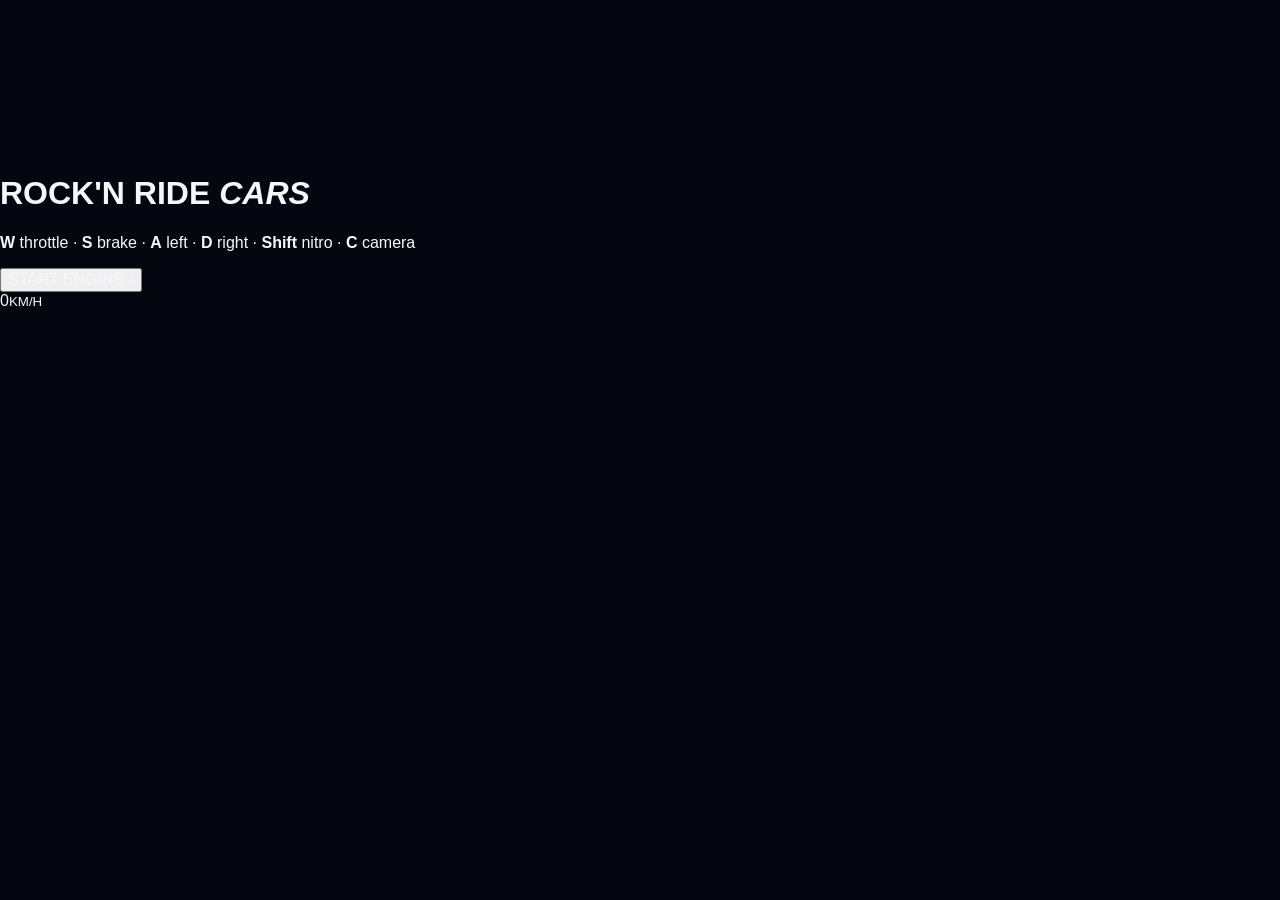
<file: index.html>
<!DOCTYPE html>
<html lang="en">
<head>
<meta charset="utf-8">
<meta name="viewport" content="width=device-width,initial-scale=1,user-scalable=no">
<title>Rock'n Ride Cars</title>
<link rel="icon" href="data:image/svg+xml,<svg xmlns=%22http://www.w3.org/2000/svg%22 viewBox=%220 0 100 100%22><text y=%22.9em%22 font-size=%2290%22>🏎️</text></svg>">
<link rel="stylesheet" href="styles.css">
<script type="importmap">
{"imports":{"three":"https://unpkg.com/three@0.185.0/build/three.module.js"}}
</script>
</head>
<body>
<canvas id="c"></canvas>
<div id="menu">
  <h1>ROCK'N RIDE <em>CARS</em></h1>
  <p><b>W</b> throttle · <b>S</b> brake · <b>A</b> left · <b>D</b> right · <b>Shift</b> nitro · <b>C</b> camera</p>
  <button id="start">START ENGINE ›</button>
</div>
<div id="hud"><div id="speed">0<small>KM/H</small></div></div>
<script type="module" src="js/main.js"></script>
</body>
</html></main>
<script type="module" src="js/main.js"></script>
</body>
</html>
</file>
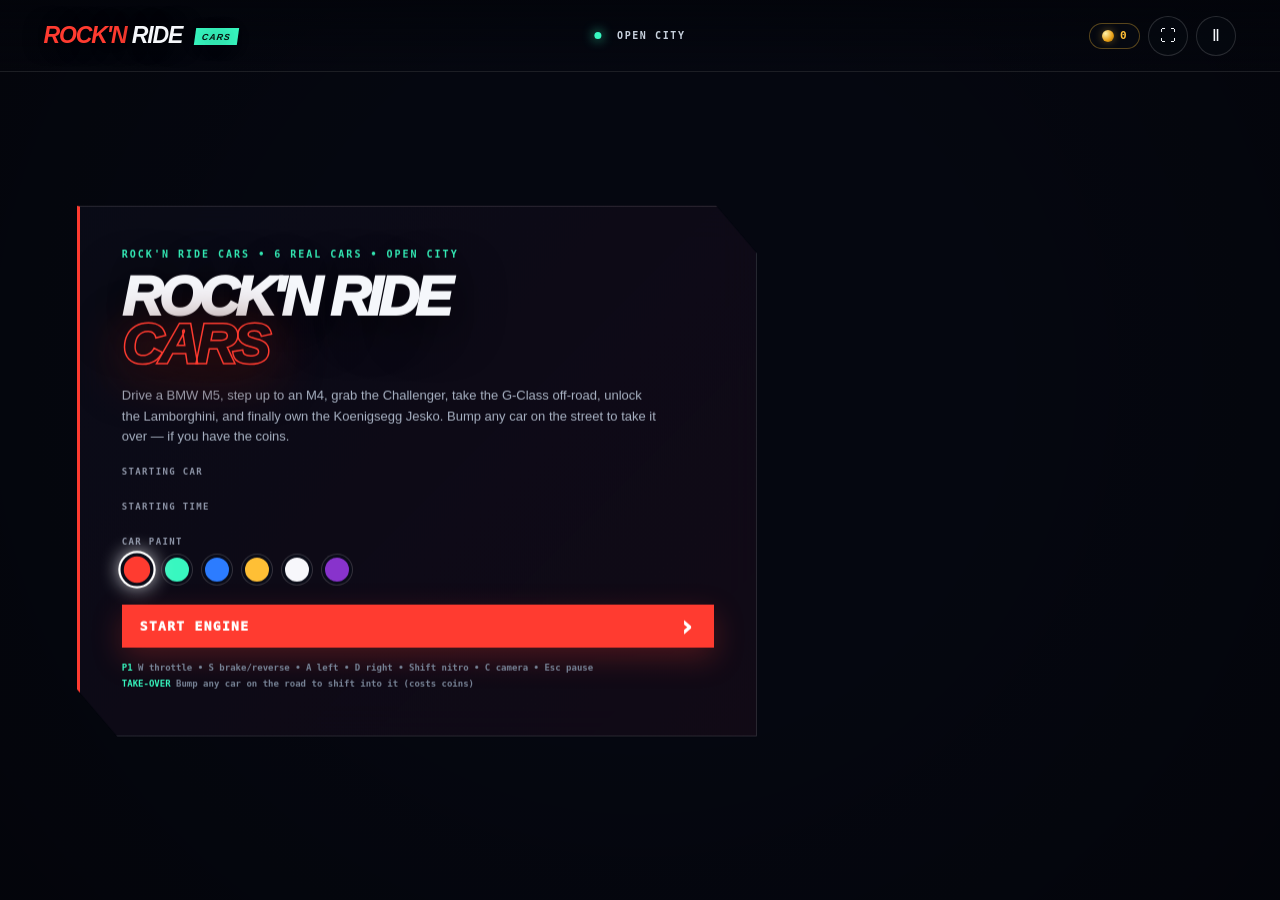
<file: deepseek_html_20260910_0acfd7.html>
<!DOCTYPE html>
<html lang="en">
<head>
  <meta charset="utf-8" />
  <meta name="viewport" content="width=device-width,initial-scale=1,maximum-scale=1,user-scalable=no" />
  <title>Rock'n Ride Cars</title>
  <link rel="stylesheet" href="styles.css" />
  <script type="importmap">
  { "imports": { "three": "https://unpkg.com/three@0.185.0/build/three.module.js" } }
  </script>
</head>
<body>
<main class="game-shell">
  <div class="game-canvas" id="canvas"></div>
  <header class="topbar">
    <div class="brand"><span>ROCK'N</span> RIDE <b>CARS</b></div>
    <div class="live-pill"><i></i> OPEN CITY</div>
    <div class="top-actions">
      <div class="coin-pill"><i></i><span id="coinCount">0</span></div>
      <button class="icon-button" id="fsBtn">⛶</button>
      <button class="icon-button" id="pauseBtn">Ⅱ</button>
    </div>
  </header>
  <section class="race-hud" id="hud" style="display:none">
    <div class="speed-block"><strong id="speedEl">0</strong><span>KM/H</span></div>
    <div class="gear-block"><small>GEAR</small><b id="gearEl">N</b></div>
    <div class="nitro-block"><span>NITRO</span><div><i id="nitroEl" style="width:100%"></i></div></div>
  </section>
  <section class="race-info" id="info" style="display:none">
    <span>SCORE <b id="scoreEl">0</b></span>
    <span>STUNT <b id="cpEl">0/20</b></span>
    <span>AIRBORNE <b id="airEl">0.0s</b></span>
    <span>BEST AIR <b id="bestAirEl">0.0s</b></span>
    <span>CAR <b id="carClassEl">BMW M5</b></span>
  </section>
  <div class="clock" id="clock" style="display:none"><small>TIME</small><span id="clockEl">12:00</span></div>
  <div class="airpop" id="airPop">+ AIR</div>
  <div class="swap-hint" id="swapHint"></div>
  <div class="touch-controls p1-controls" id="p1Ctl" style="display:none">
    <button data-key="a">◀</button><button data-key="d">▶</button>
  </div>
  <div class="touch-controls pedals" id="pedalCtl" style="display:none">
    <button data-key="shift" class="nitro-button">N₂O</button>
    <button data-key="s" class="brake-button">BRAKE</button>
    <button data-key="w" class="gas-button">ACC</button>
  </div>
  <section class="menu-card" id="menu">
    <p class="eyebrow">ROCK'N RIDE CARS • 6 REAL CARS • OPEN CITY</p>
    <h1>ROCK'N RIDE <em>CARS</em></h1>
    <p class="intro">Drive a BMW M5, step up to an M4, grab the Challenger, take the G-Class off-road, unlock the Lamborghini, and finally own the Koenigsegg Jesko. Bump any car on the street to take it over — if you have the coins.</p>
    <div class="setup-grid">
      <div class="setting"><label>STARTING CAR</label><div class="car-grid" id="carGrid"></div></div>
      <div class="setting"><label>STARTING TIME</label><div class="time-grid" id="timeGrid"></div></div>
      <div class="setting"><label>CAR PAINT</label><div class="paint-row" id="paintRow">
        <button data-color="#ff3b30" class="selected" style="background:#ff3b30"></button>
        <button data-color="#38f7c0" style="background:#38f7c0"></button>
        <button data-color="#2c7cff" style="background:#2c7cff"></button>
        <button data-color="#ffbf35" style="background:#ffbf35"></button>
        <button data-color="#f7f7fb" style="background:#f7f7fb"></button>
        <button data-color="#8833cc" style="background:#8833cc"></button>
      </div></div>
    </div>
    <button class="start-button" id="startBtn">START ENGINE <span>›</span></button>
    <div class="controls-help">
      <p><b>P1</b> W throttle • S brake/reverse • A left • D right • Shift nitro • C camera • Esc pause</p>
      <p><b>TAKE-OVER</b> Bump any car on the road to shift into it (costs coins)</p>
    </div>
  </section>
  <div class="scanlines"></div>
</main>
<script type="module" src="js/main.js"></script>
</body>
</html>
</file>
<file: styles.css>
:root{--ink:#f5f7fb;--muted:#a8b2c3;--line:#ffffff24;--mint:#38f7c0;--red:#ff3b30;--gold:#ffbf35}
*{box-sizing:border-box}
html,body{background:#050710;min-height:100%;margin:0;overflow:hidden}
body{color:var(--ink);font-family:Arial,Helvetica,sans-serif}
button{font:inherit;color:inherit}
.game-shell{user-select:none;touch-action:none;background:#050710;width:100vw;height:100dvh;position:relative;overflow:hidden}
.game-canvas,.game-canvas canvas{width:100%;height:100%;display:block;position:absolute;inset:0}
.game-shell:after{content:"";pointer-events:none;background:radial-gradient(circle at 50% 42%,#0000 40%,#00000055 100%);position:absolute;inset:0}
.scanlines{z-index:2;pointer-events:none;opacity:.06;background:repeating-linear-gradient(0deg,#ffffff06,#ffffff06 1px,#0000 1px 4px);position:absolute;inset:0}
.topbar{z-index:10;background:linear-gradient(#02040ad8,#0000);border-bottom:1px solid #ffffff1a;justify-content:space-between;align-items:center;height:72px;padding:0 clamp(18px,3.4vw,54px);display:flex;position:absolute;top:0;left:0;right:0}
.brand{letter-spacing:-.05em;text-shadow:0 2px 20px #000;font-size:clamp(16px,1.8vw,26px);font-style:italic;font-weight:900}
.brand span{color:var(--red)}
.brand b{color:#06110d;background:var(--mint);letter-spacing:.12em;vertical-align:middle;margin-left:8px;padding:4px 7px 3px;font-size:.38em;display:inline-block;transform:skew(-8deg)}
.live-pill{letter-spacing:.16em;color:#c7d0dc;font:700 10px/1 monospace;position:absolute;left:50%;transform:translate(-50%)}
.live-pill i{background:var(--mint);width:7px;height:7px;box-shadow:0 0 12px var(--mint);border-radius:50%;margin-right:8px;display:inline-block}
.top-actions{gap:8px;display:flex;align-items:center}
.coin-pill{display:flex;align-items:center;gap:6px;background:#050810;border:1px solid #ffbf3555;border-radius:20px;padding:6px 12px;font:800 11px/1 monospace;color:var(--gold);letter-spacing:.08em}
.coin-pill i{display:inline-block;width:12px;height:12px;border-radius:50%;background:radial-gradient(circle at 30% 30%,#fff2a8,#e8a018 60%,#8a5a00);box-shadow:0 0 8px #ffbf3566}
.icon-button{border:1px solid var(--line);cursor:pointer;background:#060a119e;border-radius:50%;width:40px;height:40px}
.menu-card{z-index:8;border:1px solid #ffffff26;border-left:3px solid var(--red);backdrop-filter:blur(18px);clip-path:polygon(0 0,94% 0,100% 9%,100% 100%,6% 100%,0 91%);background:linear-gradient(135deg,#0a0c18f2,#150b18d1);width:min(680px,100vw - 36px);padding:clamp(22px,3.6vw,42px);position:absolute;top:50%;left:clamp(18px,6vw,96px);transform:translateY(-46%);box-shadow:0 28px 100px #00000080;max-height:calc(100dvh - 40px);overflow:auto}
.eyebrow{color:var(--mint);letter-spacing:.2em;margin:0 0 12px;font:800 10px/1.2 monospace}
.menu-card h1{letter-spacing:-.07em;text-shadow:0 10px 50px #000;max-width:540px;margin:0;font-size:clamp(34px,4.4vw,60px);font-style:italic;font-weight:950;line-height:.86}
.menu-card h1 em{color:#0000;-webkit-text-stroke:1.5px var(--red);filter:drop-shadow(0 0 16px #ff3b306b);display:block;font-style:italic}
.intro{max-width:540px;color:var(--muted);margin:16px 0 20px;font-size:13px;line-height:1.6}
.setup-grid{display:grid;gap:18px;margin-bottom:20px}
.setting label{color:#8e95a8;letter-spacing:.15em;margin-bottom:8px;font:700 9px/1 monospace;display:block}
.time-grid{display:grid;grid-template-columns:repeat(3,1fr);gap:8px}
.time-tile{position:relative;cursor:pointer;border:1px solid #ffffff22;background:#00000055;padding:10px 8px;border-radius:6px;text-align:left;transition:all .15s;overflow:hidden}
.time-tile:hover{border-color:#ffffff55}
.time-tile.active{border-color:var(--mint);background:#38f7c015;box-shadow:0 0 20px #38f7c022 inset}
.time-tile.locked{opacity:.55}
.time-tile .swatch{height:34px;border-radius:4px;margin-bottom:8px}
.time-tile .label{font:800 10px/1 monospace;color:#e8ecf4;letter-spacing:.06em;display:block}
.time-tile .sub{font:600 8px/1 monospace;color:#7e8a9d;letter-spacing:.1em;margin-top:4px;display:block}
.time-tile .price{position:absolute;top:8px;right:8px;background:#050810;color:var(--gold);font:800 9px/1 monospace;padding:4px 6px;border-radius:10px;border:1px solid #ffbf3544;display:flex;align-items:center;gap:4px}
.time-tile .price i{width:8px;height:8px;border-radius:50%;background:radial-gradient(circle at 30% 30%,#fff2a8,#e8a018 60%,#8a5a00);display:inline-block}
.car-grid{display:grid;grid-template-columns:repeat(3,1fr);gap:8px}
.car-tile{position:relative;cursor:pointer;border:1px solid #ffffff22;background:#00000055;padding:10px 8px;border-radius:6px;text-align:left;transition:all .15s}
.car-tile:hover{border-color:#ffffff55}
.car-tile.active{border-color:var(--mint);background:#38f7c015;box-shadow:0 0 20px #38f7c022 inset}
.car-tile.locked{opacity:.5}
.car-tile .car-name{font:900 11px/1.1 monospace;color:#e8ecf4;letter-spacing:.02em;display:block;margin-bottom:2px}
.car-tile .car-sub{font:600 8px/1 monospace;color:#7e8a9d;letter-spacing:.08em;display:block;margin-bottom:8px}
.car-tile .bars{display:grid;grid-template-columns:22px 1fr;gap:3px 6px;font:700 8px/1 monospace;color:#8a94a8;align-items:center}
.car-tile .bar{height:4px;background:#ffffff14;border-radius:2px;overflow:hidden}
.car-tile .bar i{display:block;height:100%;background:linear-gradient(90deg,#38f7c0,#2c7cff)}
.car-tile .cost{font:900 10px/1 monospace;color:var(--gold);letter-spacing:.08em;margin-top:8px;display:block}
.car-tile .cost.free{color:var(--mint)}
.paint-row{gap:10px;display:flex}
.paint-row button{cursor:pointer;border:3px solid #0a0c18;border-radius:50%;width:30px;height:30px;box-shadow:0 0 0 1px #ffffff29;transition:all .12s}
.paint-row button.selected{transform:scale(1.1);box-shadow:0 0 0 2px #fff,0 0 18px}
.start-button{background:var(--red);color:#fff;letter-spacing:.1em;cursor:pointer;border:0;justify-content:space-between;align-items:center;width:100%;padding:15px 18px;font:950 13px/1 monospace;display:flex;box-shadow:0 10px 30px #ff3b3040;transition:filter .15s}
.start-button:hover{filter:brightness(1.12)}
.start-button span{font-size:26px;line-height:0}
.controls-help{color:#778396;margin-top:14px;font:600 9px/1.45 monospace}
.controls-help p{margin:3px 0}
.controls-help b{color:var(--mint)}
.race-hud{z-index:6;text-shadow:0 4px 18px #000;align-items:end;gap:18px;display:flex;position:absolute;bottom:clamp(24px,5vw,58px);right:clamp(18px,4vw,60px)}
.speed-block{text-align:right;min-width:144px;transform:skew(-6deg)}
.speed-block strong{letter-spacing:-.08em;font:900 clamp(62px,8vw,100px)/.75 Arial;display:block}
.speed-block span{letter-spacing:.22em;color:var(--mint);font:700 11px/1 monospace}
.gear-block{border:1px solid var(--line);background:#050910b3;place-items:center;width:60px;height:67px;display:grid}
.gear-block small{color:#8190a3;letter-spacing:.14em;font:700 8px/1 monospace}
.gear-block b{font:900 34px/1 Arial}
.nitro-block{width:220px;position:absolute;bottom:-27px;right:0}
.nitro-block span{color:#a7b2c1;letter-spacing:.15em;margin-bottom:5px;font:800 8px/1 monospace;display:block}
.nitro-block div{background:#ffffff21;height:5px;overflow:hidden;transform:skew(-16deg)}
.nitro-block i{background:linear-gradient(90deg,#2c7cff,var(--mint));height:100%;box-shadow:0 0 12px var(--mint);transition:width .12s linear;display:block}
.race-info{z-index:6;flex-wrap:wrap;gap:8px;display:flex;position:absolute;top:92px;left:clamp(18px,4vw,60px)}
.race-info span{border-left:2px solid var(--mint);color:#8c98aa;letter-spacing:.08em;backdrop-filter:blur(8px);background:#050a11a8;padding:8px 10px;font:700 9px/1 monospace}
.race-info b{color:#fff}
.clock{z-index:6;position:absolute;top:92px;right:30px;background:#050a11c8;border:1px solid var(--line);backdrop-filter:blur(8px);padding:10px 14px;font:800 12px/1 monospace;letter-spacing:.14em;color:#dde4ee;text-align:right}
.clock small{display:block;color:#7e8a9d;font-size:8px;letter-spacing:.2em;margin-bottom:5px}
.touch-controls{display:none;position:absolute;z-index:12}
.touch-controls button{backdrop-filter:blur(7px);color:#fff;touch-action:none;background:#070c158c;border:1px solid #ffffff38}
.airpop{position:absolute;left:50%;top:22%;transform:translateX(-50%);color:var(--gold);font:900 30px/1.1 Arial;text-shadow:0 6px 30px #000;pointer-events:none;opacity:0;transition:opacity .18s;text-align:center}
.airpop.on{opacity:1}
.swap-hint{z-index:7;position:absolute;bottom:210px;left:50%;transform:translateX(-50%);background:#050a11d8;border:1px solid var(--mint);border-radius:8px;padding:10px 18px;font:800 11px/1 monospace;letter-spacing:.12em;color:var(--mint);text-shadow:0 2px 8px #000;display:none;backdrop-filter:blur(8px);text-align:center;pointer-events:none;white-space:nowrap}
.swap-hint.show{display:block;animation:swapPulse 1.2s ease-in-out infinite}
.swap-hint.bad{border-color:var(--red);color:var(--red)}
@keyframes swapPulse{0%,100%{transform:translateX(-50%) scale(1)}50%{transform:translateX(-50%) scale(1.04)}}
@media (width<=760px),(pointer:coarse){
.topbar{height:58px}.live-pill{display:none}
.menu-card{padding:22px 20px 24px;top:50%;left:50%;transform:translate(-50%,-50%);max-height:calc(100dvh - 40px);overflow:auto}
.menu-card h1{font-size:clamp(30px,10vw,48px)}
.intro{font-size:11px;margin:12px 0 16px}
.time-grid{grid-template-columns:repeat(2,1fr)}
.car-grid{grid-template-columns:repeat(2,1fr)}
.race-info{top:68px;left:12px;right:120px}
.race-hud{transform-origin:100% 100%;bottom:132px;right:14px;transform:scale(.72)}
.clock{top:68px;right:14px;padding:8px 10px;font-size:10px}
.swap-hint{bottom:180px;font-size:9px;padding:8px 12px}
.touch-controls{align-items:flex-end;gap:10px;display:flex;bottom:20px}
.p1-controls{left:16px}
.p1-controls button{border-radius:50%;width:64px;height:64px;font-size:22px}
.pedals{right:16px}
.pedals button{border-radius:30px;width:58px;height:72px;font:900 9px/1 monospace}
.pedals .gas-button{background:#38f7c02e;border-color:#38f7c099;height:90px}
.pedals .brake-button{background:#ff3b302e;border-color:#ff3b3099}
.pedals .nitro-button{color:#061817;background:var(--mint);width:45px;height:45px}
}
</file>
